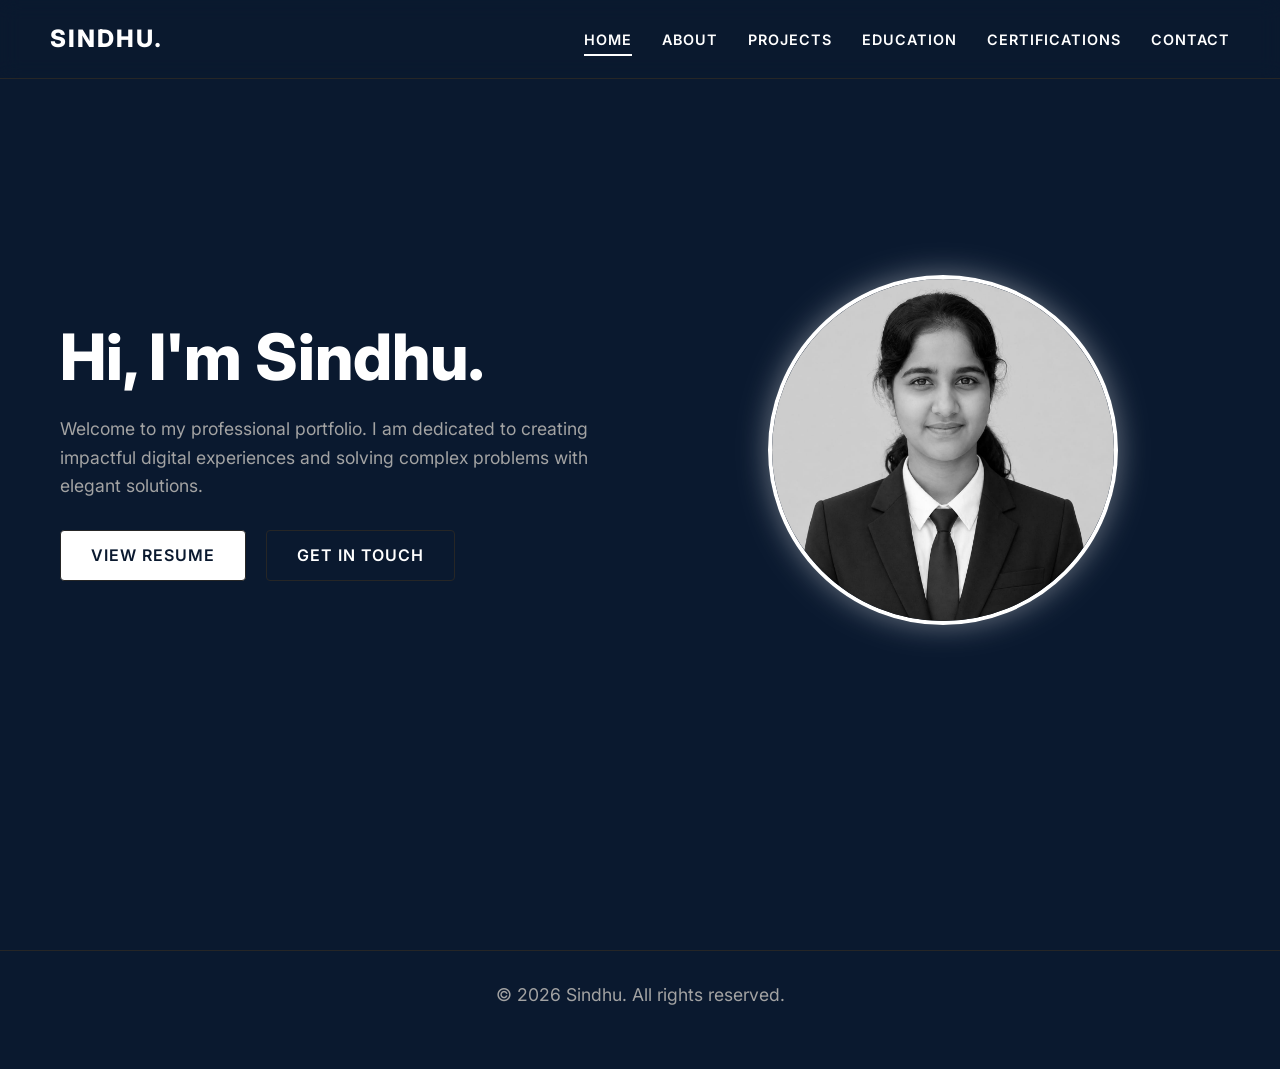
<file: index.html>
<!DOCTYPE html>
<html lang="en">
<head>
    <meta charset="UTF-8">
    <meta name="viewport" content="width=device-width, initial-scale=1.0">
    <title>Sindhu | Professional Portfolio</title>
    <meta name="description" content="Professional portfolio of Sindhu.">
    <link rel="stylesheet" href="style.css">
</head>
<body>
    <header>
        <div class="logo">SINDHU.</div>
        <div class="menu-toggle">☰</div>
        <nav class="nav-links">
            <a href="index.html">Home</a>
            <a href="about.html">About</a>
            <a href="projects.html">Projects</a>
            <a href="education.html">Education</a>
            <a href="certifications.html">Certifications</a>
            <a href="contact.html">Contact</a>
        </nav>
    </header>

    <section class="container fade-in">
        <div class="hero">
            <div class="hero-content">
                <h1>Hi, I'm Sindhu.</h1>
                <p>Welcome to my professional portfolio. I am dedicated to creating impactful digital experiences and solving complex problems with elegant solutions.</p>
                <div class="hero-buttons">
                    <a href="assets/resume.pdf" target="_blank" class="btn btn-primary">View Resume</a>
                    <a href="contact.html" class="btn">Get In Touch</a>
                </div>
            </div>
            <div class="hero-image">
                <img src="assets/profile.jpeg" alt="Sindhu">
            </div>
        </div>
    </section>

    <footer>
        <p>&copy; 2026 Sindhu. All rights reserved.</p>
    </footer>

    <script src="main.js"></script>
</body>
</html>
</file>
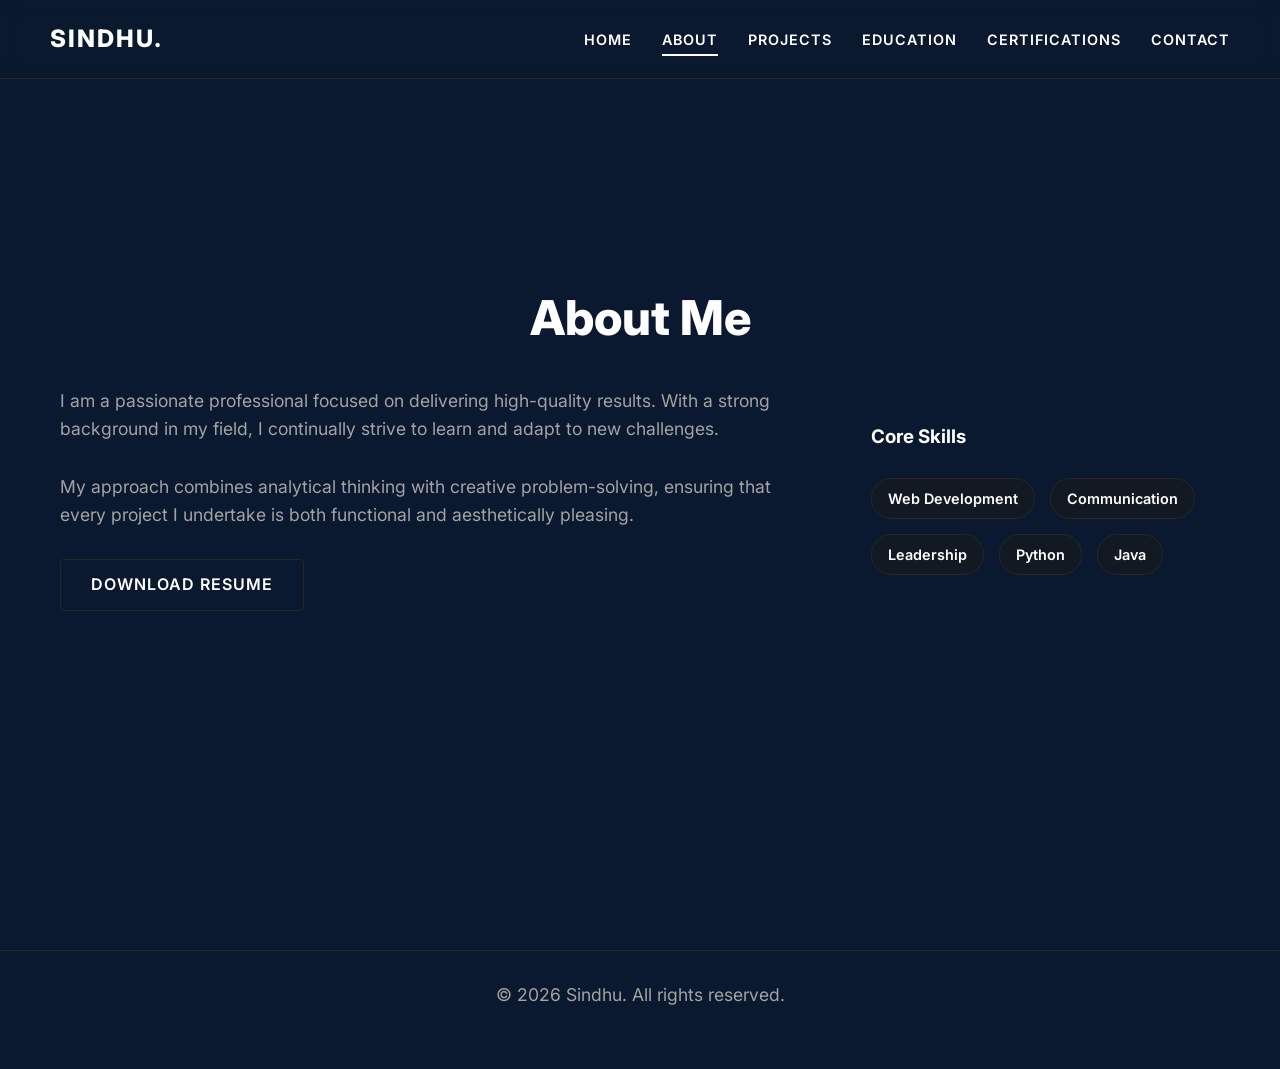
<file: about.html>
<!DOCTYPE html>
<html lang="en">
<head>
    <meta charset="UTF-8">
    <meta name="viewport" content="width=device-width, initial-scale=1.0">
    <title>About | Sindhu</title>
    <meta name="description" content="About Sindhu, professional background and skills.">
    <link rel="stylesheet" href="style.css">
</head>
<body>
    <header>
        <div class="logo">SINDHU.</div>
        <div class="menu-toggle">☰</div>
        <nav class="nav-links">
            <a href="index.html">Home</a>
            <a href="about.html">About</a>
            <a href="projects.html">Projects</a>
            <a href="education.html">Education</a>
            <a href="certifications.html">Certifications</a>
            <a href="contact.html">Contact</a>
        </nav>
    </header>

    <section class="container fade-in">
        <h2>About Me</h2>
        <div class="about-content">
            <div>
                <p>I am a passionate professional focused on delivering high-quality results. With a strong background in my field, I continually strive to learn and adapt to new challenges.</p>
                <p>My approach combines analytical thinking with creative problem-solving, ensuring that every project I undertake is both functional and aesthetically pleasing.</p>
                <a href="assets/resume.pdf" download class="btn">Download Resume</a>
            </div>
            <div>
                <h3>Core Skills</h3>
                <br>
                <div class="skills-container">
                    <span class="skill-tag">Web Development</span>
                    <span class="skill-tag">Communication</span>
                    <span class="skill-tag">Leadership</span>
                    <span class="skill-tag">Python</span>
                    <span class="skill-tag">Java</span>
                </div>
            </div>
        </div>
    </section>

    <footer>
        <p>&copy; 2026 Sindhu. All rights reserved.</p>
    </footer>

    <script src="main.js"></script>
</body>
</html>
</file>
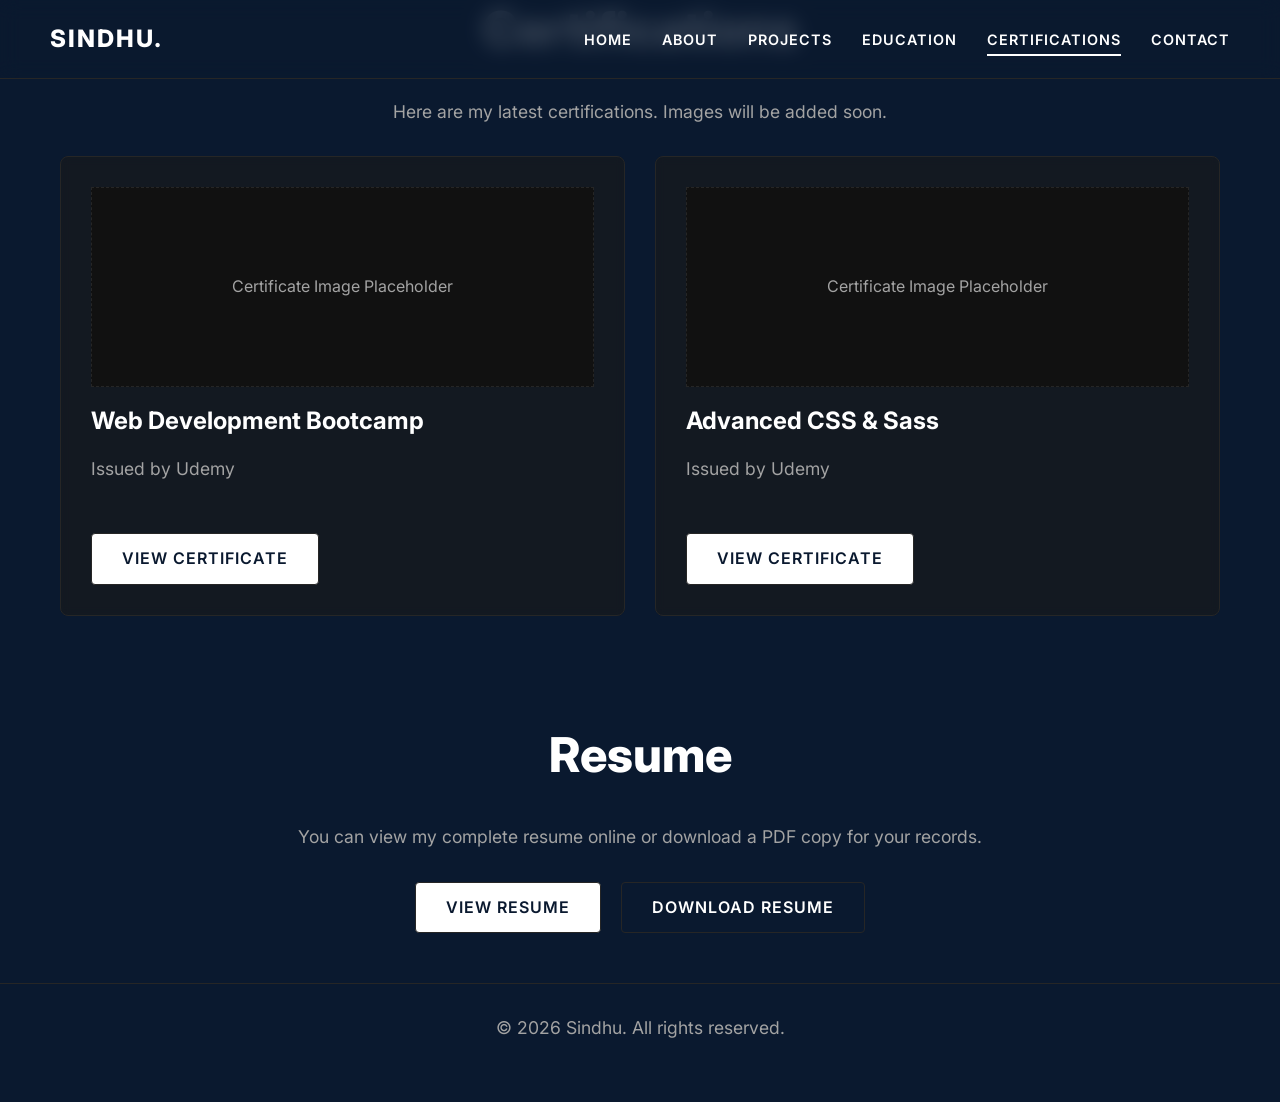
<file: certifications.html>
<!DOCTYPE html>
<html lang="en">
<head>
    <meta charset="UTF-8">
    <meta name="viewport" content="width=device-width, initial-scale=1.0">
    <title>Certifications | Sindhu</title>
    <meta name="description" content="Certifications and resume of Sindhu.">
    <link rel="stylesheet" href="style.css">
</head>
<body>
    <header>
        <div class="logo">SINDHU.</div>
        <div class="menu-toggle">☰</div>
        <nav class="nav-links">
            <a href="index.html">Home</a>
            <a href="about.html">About</a>
            <a href="projects.html">Projects</a>
            <a href="education.html">Education</a>
            <a href="certifications.html">Certifications</a>
            <a href="contact.html">Contact</a>
        </nav>
    </header>

    <section class="container fade-in">
        <h2>Certifications</h2>
        <p style="text-align: center;">Here are my latest certifications. Images will be added soon.</p>
        
        <div class="grid" style="margin-bottom: 60px;">
            <div class="card">
                <div class="cert-image-placeholder">Certificate Image Placeholder</div>
                <h3>Web Development Bootcamp</h3>
                <p>Issued by Udemy</p>
                <div class="card-footer">
                    <a href="#" class="btn btn-primary">View Certificate</a>
                </div>
            </div>
            <div class="card">
                <div class="cert-image-placeholder">Certificate Image Placeholder</div>
                <h3>Advanced CSS & Sass</h3>
                <p>Issued by Udemy</p>
                <div class="card-footer">
                    <a href="#" class="btn btn-primary">View Certificate</a>
                </div>
            </div>
        </div>

        <h2 style="margin-top: 50px;">Resume</h2>
        <div style="text-align: center;">
            <p>You can view my complete resume online or download a PDF copy for your records.</p>
            <div style="display: flex; gap: 20px; justify-content: center; margin-top: 30px;">
                <a href="assets/resume.pdf" target="_blank" class="btn btn-primary">View Resume</a>
                <a href="assets/resume.pdf" download class="btn">Download Resume</a>
            </div>
        </div>
    </section>

    <footer>
        <p>&copy; 2026 Sindhu. All rights reserved.</p>
    </footer>

    <script src="main.js"></script>
</body>
</html>
</file>
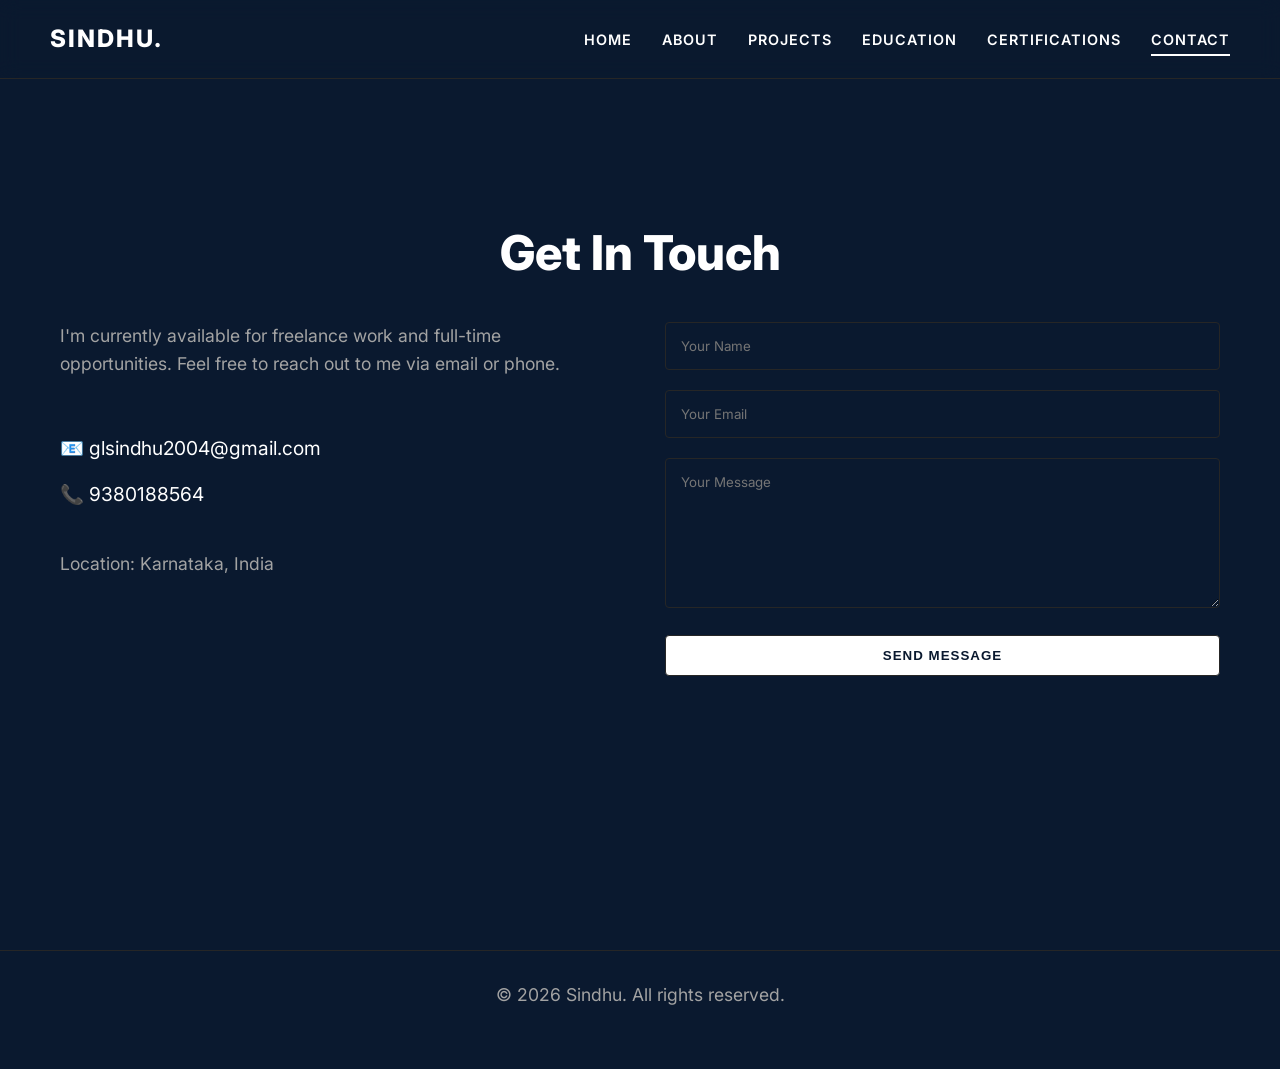
<file: contact.html>
<!DOCTYPE html>
<html lang="en">
<head>
    <meta charset="UTF-8">
    <meta name="viewport" content="width=device-width, initial-scale=1.0">
    <title>Contact | Sindhu</title>
    <meta name="description" content="Contact Sindhu.">
    <link rel="stylesheet" href="style.css">
</head>
<body>
    <header>
        <div class="logo">SINDHU.</div>
        <div class="menu-toggle">☰</div>
        <nav class="nav-links">
            <a href="index.html">Home</a>
            <a href="about.html">About</a>
            <a href="projects.html">Projects</a>
            <a href="education.html">Education</a>
            <a href="certifications.html">Certifications</a>
            <a href="contact.html">Contact</a>
        </nav>
    </header>

    <section class="container fade-in">
        <h2>Get In Touch</h2>
        <div class="contact-container">
            <div class="contact-info">
                <p>I'm currently available for freelance work and full-time opportunities. Feel free to reach out to me via email or phone.</p>
                <br>
                <a href="mailto:glsindhu2004@gmail.com">📧 glsindhu2004@gmail.com</a>
                <a href="tel:9380188564">📞 9380188564</a>
                <br>
                <p>Location: Karnataka, India</p>
            </div>
            
            <form class="contact-form" onsubmit="event.preventDefault(); alert('Message sent!');">
                <div class="input-group">
                    <input type="text" placeholder="Your Name" required>
                </div>
                <div class="input-group">
                    <input type="email" placeholder="Your Email" required>
                </div>
                <div class="input-group">
                    <textarea placeholder="Your Message" required></textarea>
                </div>
                <button type="submit" class="btn btn-primary">Send Message</button>
            </form>
        </div>
    </section>

    <footer>
        <p>&copy; 2026 Sindhu. All rights reserved.</p>
    </footer>

    <script src="main.js"></script>
</body>
</html>
</file>
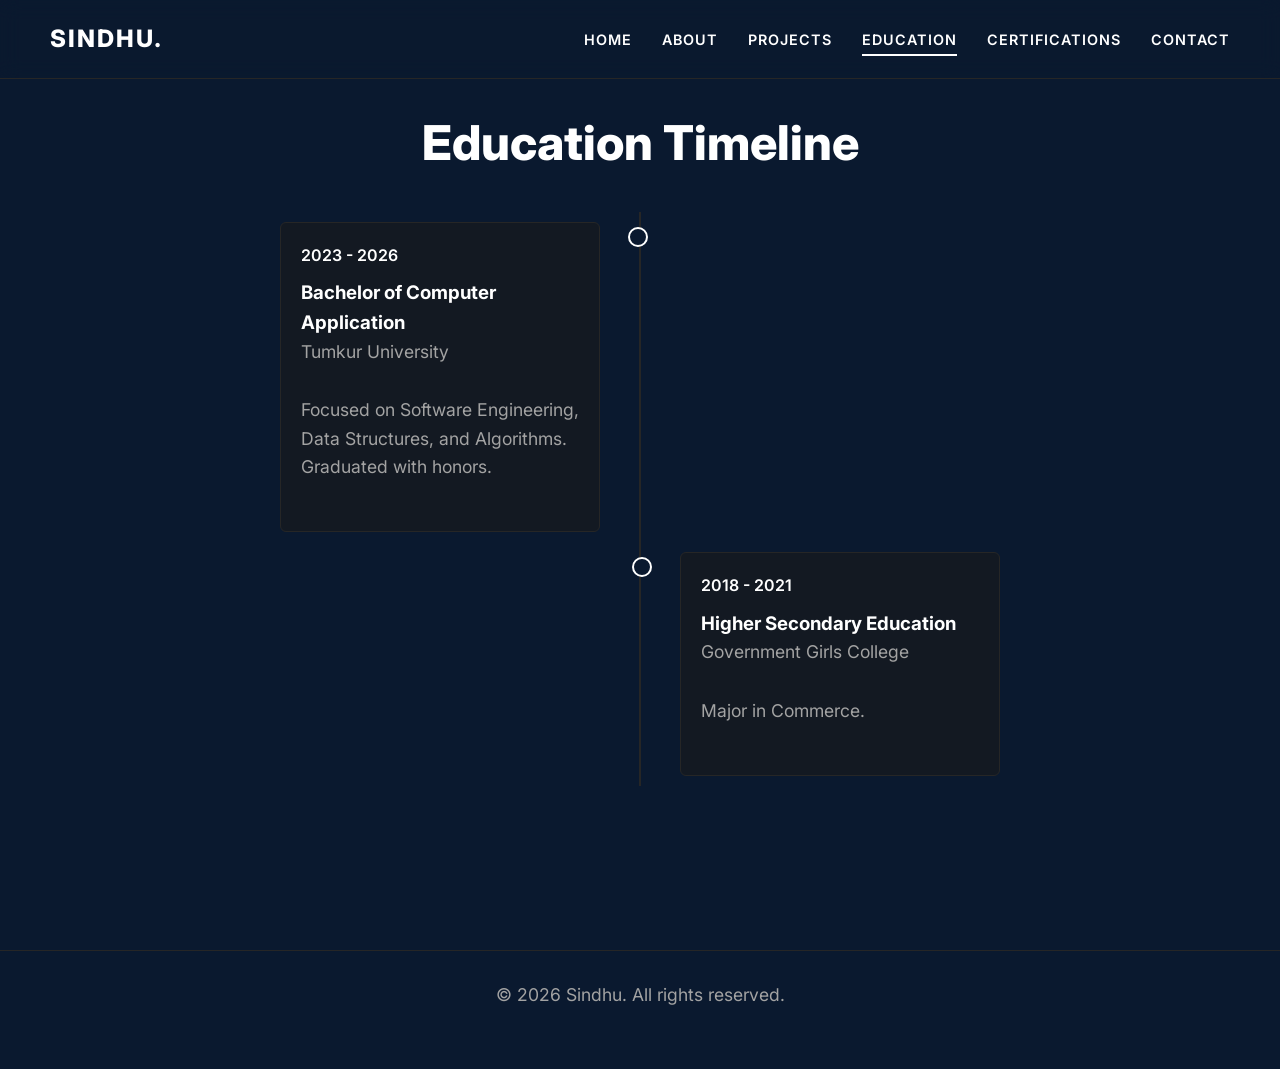
<file: education.html>
<!DOCTYPE html>
<html lang="en">

<head>
    <meta charset="UTF-8">
    <meta name="viewport" content="width=device-width, initial-scale=1.0">
    <title>Education | Sindhu</title>
    <meta name="description" content="Educational background of Sindhu.">
    <link rel="stylesheet" href="style.css">
</head>

<body>
    <header>
        <div class="logo">SINDHU.</div>
        <div class="menu-toggle">☰</div>
        <nav class="nav-links">
            <a href="index.html">Home</a>
            <a href="about.html">About</a>
            <a href="projects.html">Projects</a>
            <a href="education.html">Education</a>
            <a href="certifications.html">Certifications</a>
            <a href="contact.html">Contact</a>
        </nav>
    </header>

    <section class="container fade-in">
        <h2>Education Timeline</h2>
        <div class="timeline">
            <div class="timeline-item left">
                <div class="timeline-content">
                    <span class="timeline-date">2023 - 2026</span>
                    <h3>Bachelor of Computer Application</h3>
                    <p>Tumkur University</p>
                    <p>Focused on Software Engineering, Data Structures, and Algorithms. Graduated with honors.</p>
                </div>
            </div>
            <div class="timeline-item right">
                <div class="timeline-content">
                    <span class="timeline-date">2018 - 2021</span>
                    <h3>Higher Secondary Education</h3>
                    <p>Government Girls College</p>
                    <p>Major in Commerce.</p>
                </div>
            </div>
        </div>
    </section>

    <footer>
        <p>&copy; 2026 Sindhu. All rights reserved.</p>
    </footer>

    <script src="main.js"></script>
</body>

</html>
</file>
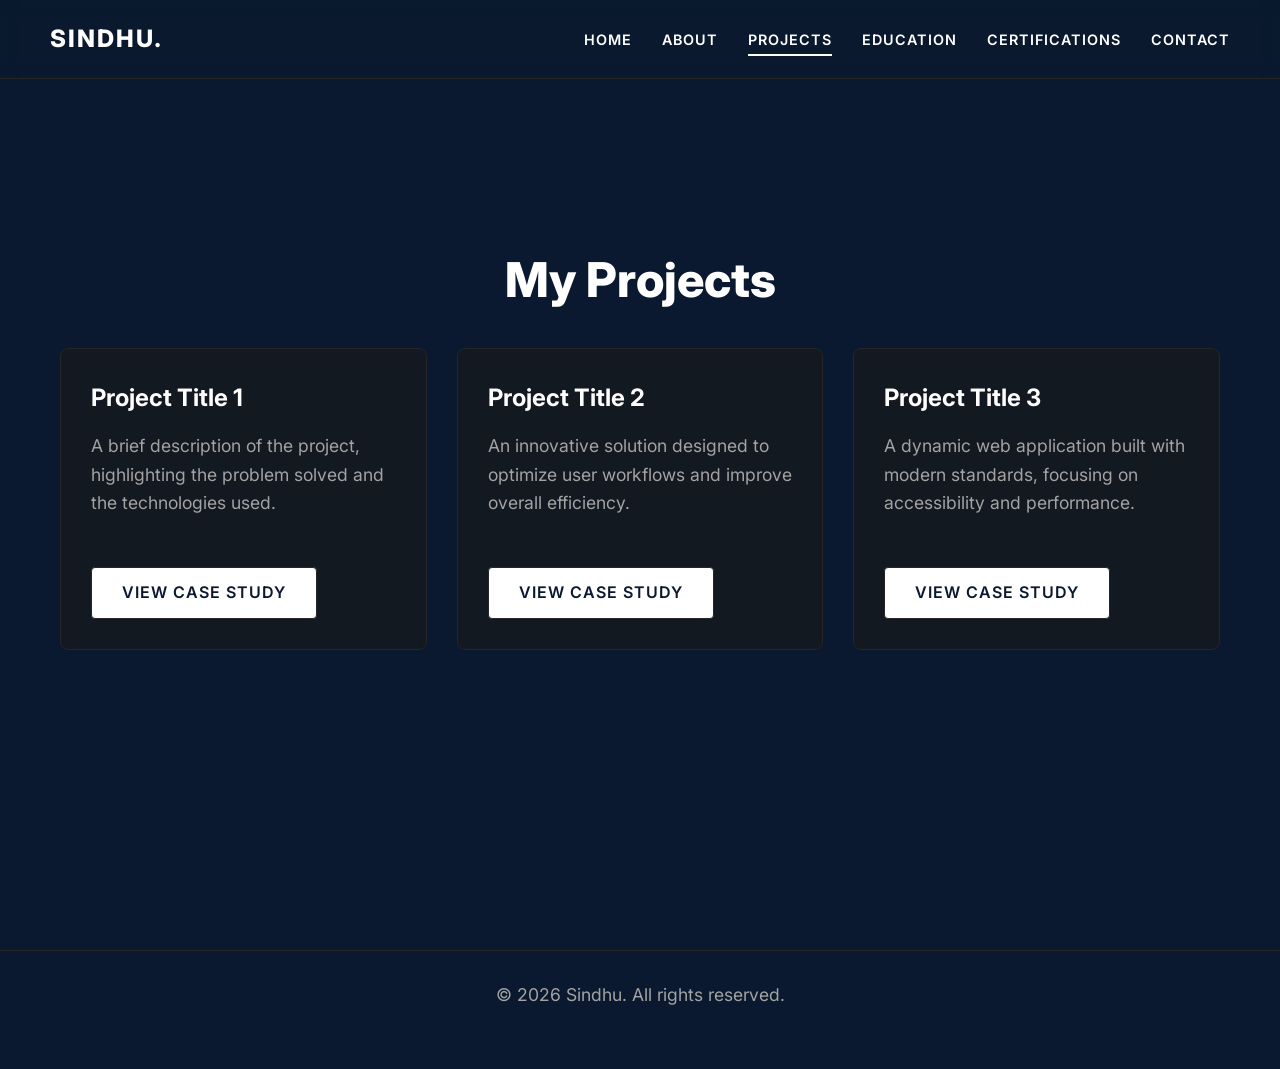
<file: projects.html>
<!DOCTYPE html>
<html lang="en">
<head>
    <meta charset="UTF-8">
    <meta name="viewport" content="width=device-width, initial-scale=1.0">
    <title>Projects | Sindhu</title>
    <meta name="description" content="Projects by Sindhu.">
    <link rel="stylesheet" href="style.css">
</head>
<body>
    <header>
        <div class="logo">SINDHU.</div>
        <div class="menu-toggle">☰</div>
        <nav class="nav-links">
            <a href="index.html">Home</a>
            <a href="about.html">About</a>
            <a href="projects.html">Projects</a>
            <a href="education.html">Education</a>
            <a href="certifications.html">Certifications</a>
            <a href="contact.html">Contact</a>
        </nav>
    </header>

    <section class="container fade-in">
        <h2>My Projects</h2>
        <div class="grid">
            <div class="card">
                <h3>Project Title 1</h3>
                <p>A brief description of the project, highlighting the problem solved and the technologies used.</p>
                <div class="card-footer">
                    <a href="#" class="btn btn-primary">View Case Study</a>
                </div>
            </div>
            <div class="card">
                <h3>Project Title 2</h3>
                <p>An innovative solution designed to optimize user workflows and improve overall efficiency.</p>
                <div class="card-footer">
                    <a href="#" class="btn btn-primary">View Case Study</a>
                </div>
            </div>
            <div class="card">
                <h3>Project Title 3</h3>
                <p>A dynamic web application built with modern standards, focusing on accessibility and performance.</p>
                <div class="card-footer">
                    <a href="#" class="btn btn-primary">View Case Study</a>
                </div>
            </div>
        </div>
    </section>

    <footer>
        <p>&copy; 2026 Sindhu. All rights reserved.</p>
    </footer>

    <script src="main.js"></script>
</body>
</html>
</file>
<file: style.css>
@import url('https://fonts.googleapis.com/css2?family=Inter:wght@300;400;600;800&display=swap');

:root {
  --bg-color: #0a192f;
  --text-primary: #ffffff;
  --text-secondary: #a3a3a3;
  --accent-color: #ffffff;
  --border-color: #262626;
  --card-bg: rgba(25, 25, 25, 0.6);
  --font-main: 'Inter', sans-serif;
  --transition: all 0.3s ease;
}

* {
  margin: 0;
  padding: 0;
  box-sizing: border-box;
}

body {
  font-family: var(--font-main);
  background-color: var(--bg-color);
  color: var(--text-primary);
  line-height: 1.6;
  overflow-x: hidden;
}

/* Base Styles */
a {
  text-decoration: none;
  color: var(--accent-color);
  transition: var(--transition);
}

a:hover {
  opacity: 0.8;
}

ul {
  list-style: none;
}

img {
  max-width: 100%;
  display: block;
}

/* Navigation */
header {
  position: fixed;
  top: 0;
  width: 100%;
  padding: 20px 50px;
  display: flex;
  justify-content: space-between;
  align-items: center;
  z-index: 100;
  background: rgba(10, 25, 47, 0.8);
  backdrop-filter: blur(10px);
  border-bottom: 1px solid var(--border-color);
}

.logo {
  font-size: 1.5rem;
  font-weight: 800;
  letter-spacing: 2px;
}

.nav-links {
  display: flex;
  gap: 30px;
}

.nav-links a {
  font-size: 0.9rem;
  font-weight: 600;
  text-transform: uppercase;
  letter-spacing: 1px;
  position: relative;
}

.nav-links a::after {
  content: '';
  position: absolute;
  width: 0;
  height: 2px;
  bottom: -5px;
  left: 0;
  background-color: var(--accent-color);
  transition: var(--transition);
}

.nav-links a:hover::after,
.nav-links a.active::after {
  width: 100%;
}

.menu-toggle {
  display: none;
  cursor: pointer;
  font-size: 1.5rem;
}

/* Buttons */
.btn {
  display: inline-block;
  padding: 12px 30px;
  border: 1px solid var(--border-color);
  background: transparent;
  color: var(--text-primary);
  font-weight: 600;
  text-transform: uppercase;
  letter-spacing: 1px;
  transition: var(--transition);
  cursor: pointer;
  border-radius: 4px;
}

.btn:hover {
  background: var(--text-primary);
  color: var(--bg-color);
}

.btn-primary {
  background: var(--text-primary);
  color: var(--bg-color);
}

.btn-primary:hover {
  background: transparent;
  color: var(--text-primary);
  border-color: var(--text-primary);
}

/* Layout */
.container {
  max-width: 1200px;
  margin: 0 auto;
  padding: 0 20px;
}

section {
  min-height: 100vh;
  padding: 120px 0 60px;
  display: flex;
  flex-direction: column;
  justify-content: center;
}

h1,
h2 {
  font-weight: 800;
  line-height: 1.2;
}

h1 {
  font-size: 4rem;
  margin-bottom: 20px;
}

h2 {
  font-size: 3rem;
  margin-bottom: 40px;
  text-align: center;
}

p {
  color: var(--text-secondary);
  font-size: 1.1rem;
  margin-bottom: 30px;
}

/* Hero Section */
.hero {
  display: flex;
  align-items: center;
  justify-content: space-between;
  gap: 50px;
}

.hero-content {
  flex: 1;
}

.hero-image {
  flex: 1;
  display: flex;
  justify-content: center;
}

.hero-image img {
  width: 350px;
  height: 350px;
  object-fit: cover;
  border-radius: 50%;
  border: 4px solid #ffffff;
  /* White border */
  box-shadow: 0 0 30px rgba(255, 255, 255, 0.4);
  /* White glow */
  transition: var(--transition);
  filter: grayscale(100%);
}

.hero-image img:hover,
.hero-image img:active {
  transform: scale(1.05);
  border-color: #ffffff;
  /* White on hover */
  box-shadow: 0 0 40px rgba(255, 255, 255, 0.9);
  /* Stronger White glow */
  filter: grayscale(0%);
}

.hero-buttons {
  display: flex;
  gap: 20px;
}

/* About Section */
.about-content {
  display: flex;
  gap: 50px;
  align-items: center;
}

.skills-container {
  display: flex;
  flex-wrap: wrap;
  gap: 15px;
}

.skill-tag {
  padding: 8px 16px;
  background: var(--card-bg);
  border: 1px solid var(--border-color);
  border-radius: 20px;
  font-size: 0.9rem;
  font-weight: 600;
}

/* Grid Layouts for Projects/Certs/Education */
.grid {
  display: grid;
  grid-template-columns: repeat(auto-fit, minmax(300px, 1fr));
  gap: 30px;
}

.card {
  background: var(--card-bg);
  border: 1px solid var(--border-color);
  padding: 30px;
  border-radius: 8px;
  transition: var(--transition);
  backdrop-filter: blur(5px);
  display: flex;
  flex-direction: column;
}

.card:hover {
  transform: translateY(-10px);
  border-color: var(--text-primary);
  box-shadow: 0 10px 30px rgba(255, 255, 255, 0.05);
}

.card h3 {
  font-size: 1.5rem;
  margin-bottom: 15px;
}

.card-footer {
  margin-top: auto;
  padding-top: 20px;
}

/* Timeline */
.timeline {
  position: relative;
  max-width: 800px;
  margin: 0 auto;
}

.timeline::after {
  content: '';
  position: absolute;
  width: 2px;
  background-color: var(--border-color);
  top: 0;
  bottom: 0;
  left: 50%;
  margin-left: -1px;
}

.timeline-item {
  padding: 10px 40px;
  position: relative;
  background-color: inherit;
  width: 50%;
}

.timeline-item.left {
  left: 0;
}

.timeline-item.right {
  left: 50%;
}

.timeline-item::after {
  content: '';
  position: absolute;
  width: 16px;
  height: 16px;
  right: -8px;
  background-color: var(--bg-color);
  border: 2px solid var(--text-primary);
  top: 15px;
  border-radius: 50%;
  z-index: 1;
}

.timeline-item.right::after {
  left: -8px;
}

.timeline-content {
  padding: 20px;
  background: var(--card-bg);
  border: 1px solid var(--border-color);
  border-radius: 6px;
}

.timeline-date {
  font-weight: 600;
  color: var(--accent-color);
  margin-bottom: 10px;
  display: block;
}

/* Contact */
.contact-container {
  display: flex;
  gap: 50px;
  justify-content: space-between;
}

.contact-info {
  flex: 1;
}

.contact-info a {
  display: block;
  font-size: 1.2rem;
  margin-bottom: 15px;
}

.contact-form {
  flex: 1;
  display: flex;
  flex-direction: column;
  gap: 20px;
}

.input-group input,
.input-group textarea {
  width: 100%;
  padding: 15px;
  background: transparent;
  border: 1px solid var(--border-color);
  color: var(--text-primary);
  border-radius: 4px;
  font-family: var(--font-main);
  transition: var(--transition);
}

.input-group input:focus,
.input-group textarea:focus {
  outline: none;
  border-color: var(--text-primary);
}

.input-group textarea {
  height: 150px;
  resize: vertical;
}

/* Footer */
footer {
  text-align: center;
  padding: 30px;
  border-top: 1px solid var(--border-color);
  margin-top: 50px;
}

/* Animations */
.fade-in {
  opacity: 0;
  transform: translateY(30px);
  transition: opacity 0.8s ease, transform 0.8s ease;
}

.fade-in.appear {
  opacity: 1;
  transform: translateY(0);
}

/* Certificate specific */
.cert-image-placeholder {
  width: 100%;
  height: 200px;
  background: #111;
  border: 1px dashed var(--border-color);
  display: flex;
  align-items: center;
  justify-content: center;
  margin-bottom: 15px;
  color: var(--text-secondary);
}

/* Mobile Responsiveness */
@media screen and (max-width: 768px) {
  header {
    padding: 15px 20px;
  }

  .nav-links {
    position: absolute;
    right: -100%;
    top: 60px;
    flex-direction: column;
    background: var(--bg-color);
    width: 100%;
    text-align: center;
    transition: 0.3s;
    border-bottom: 1px solid var(--border-color);
    padding: 20px 0;
  }

  .nav-links.active {
    right: 0;
  }

  .menu-toggle {
    display: block;
  }

  .hero {
    flex-direction: column-reverse;
    text-align: center;
  }

  .hero-buttons {
    justify-content: center;
  }

  .about-content {
    flex-direction: column;
  }

  .contact-container {
    flex-direction: column;
  }

  h1 {
    font-size: 2.5rem;
  }

  h2 {
    font-size: 2rem;
  }

  .timeline::after {
    left: 31px;
  }

  .timeline-item {
    width: 100%;
    padding-left: 70px;
    padding-right: 25px;
  }

  .timeline-item.left,
  .timeline-item.right {
    left: 0;
  }

  .timeline-item::after,
  .timeline-item.right::after {
    left: 23px;
  }
}
</file>
